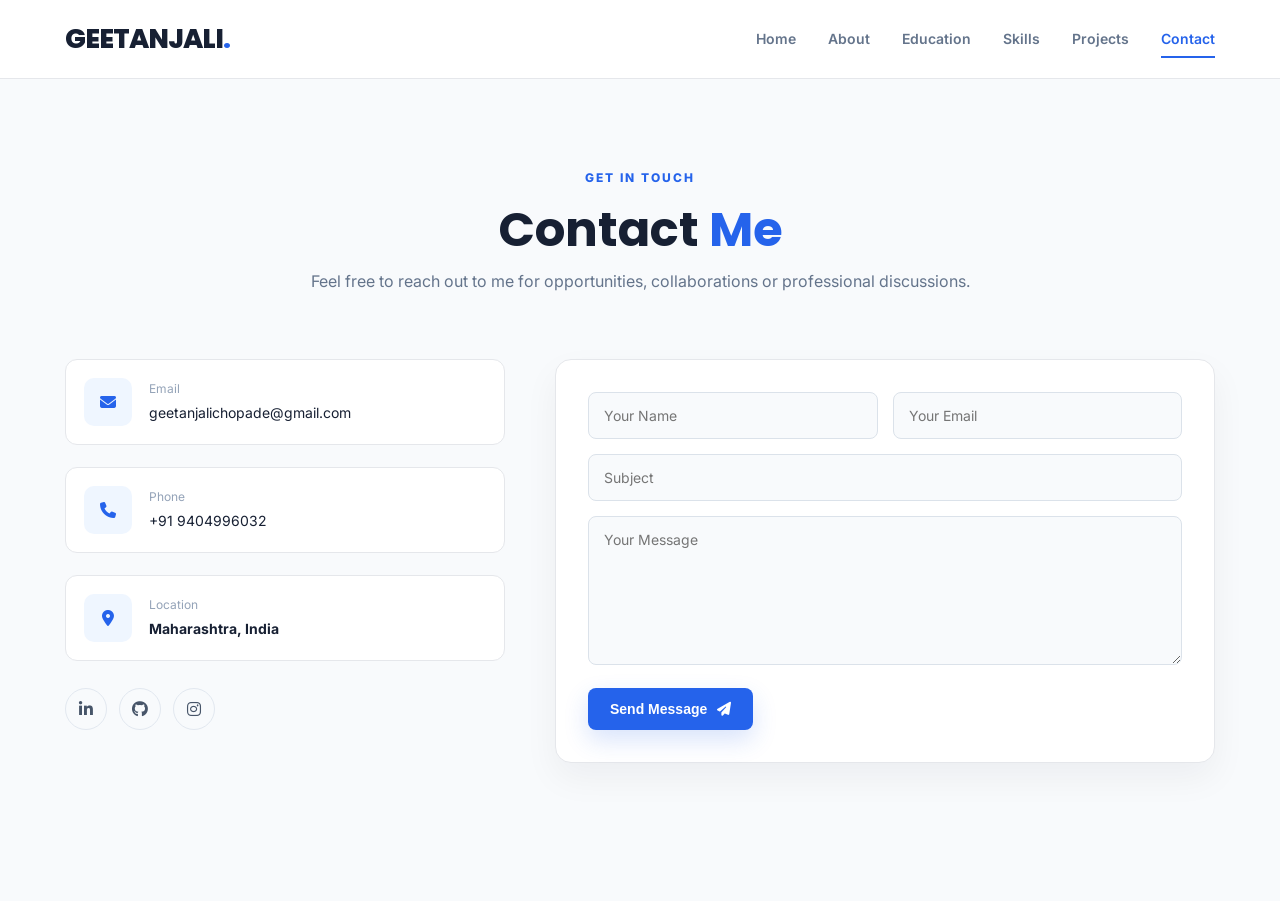
<file: contact.html>
<!DOCTYPE html>
<html lang="en">

<head>

    <meta charset="UTF-8">
    <meta name="viewport"
          content="width=device-width, initial-scale=1.0">

    <title>Contact | Geetanjali Chopade</title>

    <link rel="stylesheet" href="style.css">

    <link rel="stylesheet"
        href="https://cdnjs.cloudflare.com/ajax/libs/font-awesome/6.5.2/css/all.min.css">

</head>

<body>

<header>

<nav class="navbar">

    <a href="index.html" class="logo">
        GEETANJALI<span>.</span>
    </a>

    <div class="nav-links">

        <a href="index.html">Home</a>

        <a href="about.html">About</a>

        <a href="education.html">Education</a>

        <a href="skills.html">Skills</a>

        <a href="projects.html">Projects</a>

        <a href="contact.html" class="active">
            Contact
        </a>

    </div>

</nav>

</header>


<main>

<section class="inner-page contact-page">

    <div class="page-title">

        <span>GET IN TOUCH</span>

        <h1>Contact <strong>Me</strong></h1>

        <p>
            Feel free to reach out to me for opportunities,
            collaborations or professional discussions.
        </p>

    </div>


    <div class="contact-layout">


        <div class="contact-info">


            <div class="contact-item">

                <div class="contact-icon">
                    <i class="fa-solid fa-envelope"></i>
                </div>

                <div>
                    <span>Email</span>

                    <a href="mailto:yourmail@gmail.com">
                        geetanjalichopade@gmail.com
                    </a>
                </div>

            </div>


            <div class="contact-item">

                <div class="contact-icon">
                    <i class="fa-solid fa-phone"></i>
                </div>

                <div>
                    <span>Phone</span>

                    <a href="tel:+919999999999">
                        +91 9404996032
                    </a>
                </div>

            </div>


            <div class="contact-item">

                <div class="contact-icon">
                    <i class="fa-solid fa-location-dot"></i>
                </div>

                <div>
                    <span>Location</span>

                    <strong>
                        Maharashtra, India
                    </strong>
                </div>

            </div>


            <div class="contact-social">

                <a href="#">
                    <i class="fa-brands fa-linkedin-in"></i>
                </a>

                <a href="#">
                    <i class="fa-brands fa-github"></i>
                </a>

                <a href="#">
                    <i class="fa-brands fa-instagram"></i>
                </a>

            </div>

        </div>


        <div class="contact-form">

            <form>

                <div class="form-row">

                    <input
                        type="text"
                        placeholder="Your Name"
                        required>

                    <input
                        type="email"
                        placeholder="Your Email"
                        required>

                </div>


                <input
                    type="text"
                    placeholder="Subject"
                    required>


                <textarea
                    rows="7"
                    placeholder="Your Message"
                    required></textarea>


                <button type="submit" class="btn primary-btn">

                    Send Message

                    <i class="fa-solid fa-paper-plane"></i>

                </button>

            </form>

        </div>


    </div>

</section>

</main>

</body>
</html>
</file>
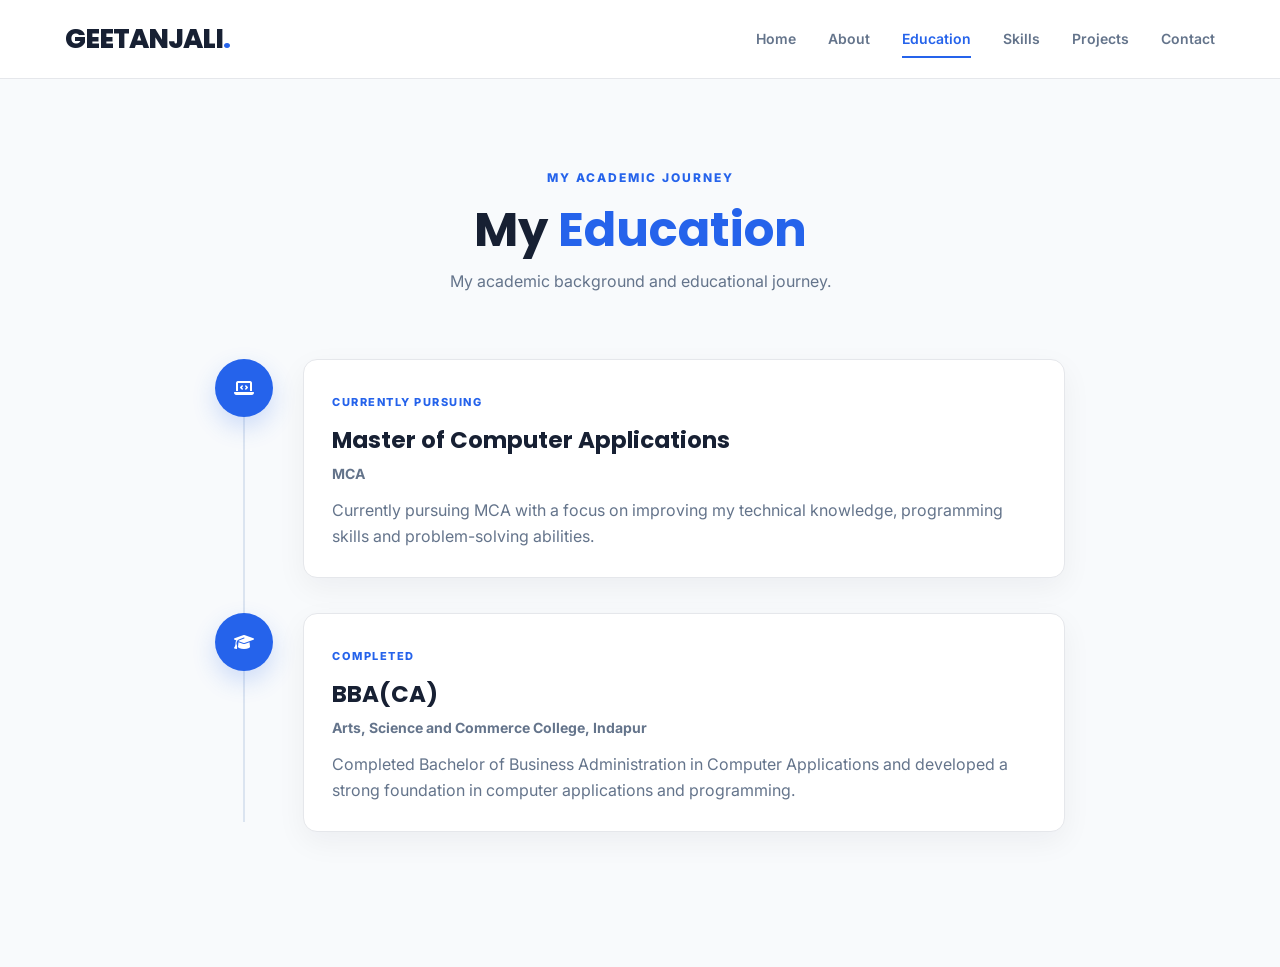
<file: education.html>
<!DOCTYPE html>
<html lang="en">

<head>

    <meta charset="UTF-8">
    <meta name="viewport" content="width=device-width, initial-scale=1.0">

    <title>Education | Geetanjali Chopade</title>

    <link rel="stylesheet" href="style.css">

    <link rel="stylesheet"
        href="https://cdnjs.cloudflare.com/ajax/libs/font-awesome/6.5.2/css/all.min.css">

</head>

<body>

<header>

<nav class="navbar">

    <a href="index.html" class="logo">
        GEETANJALI<span>.</span>
    </a>

    <div class="nav-links">

        <a href="index.html">Home</a>

        <a href="about.html">About</a>

        <a href="education.html" class="active">
            Education
        </a>

        <a href="skills.html">
            Skills
        </a>

        <a href="projects.html">
            Projects
        </a>

        <a href="contact.html">
            Contact
        </a>

    </div>

</nav>

</header>


<main>

<section class="inner-page">

    <div class="page-title">

        <span>MY ACADEMIC JOURNEY</span>

        <h1>My <strong>Education</strong></h1>

        <p>
            My academic background and educational journey.
        </p>

    </div>


    <div class="timeline">


        <div class="timeline-item">

            <div class="timeline-icon">
                <i class="fa-solid fa-laptop-code"></i>
            </div>

            <div class="timeline-card">

                <span class="year">
                    CURRENTLY PURSUING
                </span>

                <h2>
                    Master of Computer Applications
                </h2>

                <h3>
                    MCA
                </h3>

                <p>
                    Currently pursuing MCA with a focus on
                    improving my technical knowledge, programming
                    skills and problem-solving abilities.
                </p>

            </div>

        </div>


        <div class="timeline-item">

            <div class="timeline-icon">
                <i class="fa-solid fa-graduation-cap"></i>
            </div>

            <div class="timeline-card">

                <span class="year">
                    COMPLETED
                </span>

                <h2>
                    BBA(CA)
                </h2>

                <h3>
                    Arts, Science and Commerce College, Indapur
                </h3>

                <p>
                    Completed Bachelor of Business Administration
                    in Computer Applications and developed a strong
                    foundation in computer applications and programming.
                </p>

            </div>

        </div>


    </div>

</section>

</main>

</body>
</html>
</file>
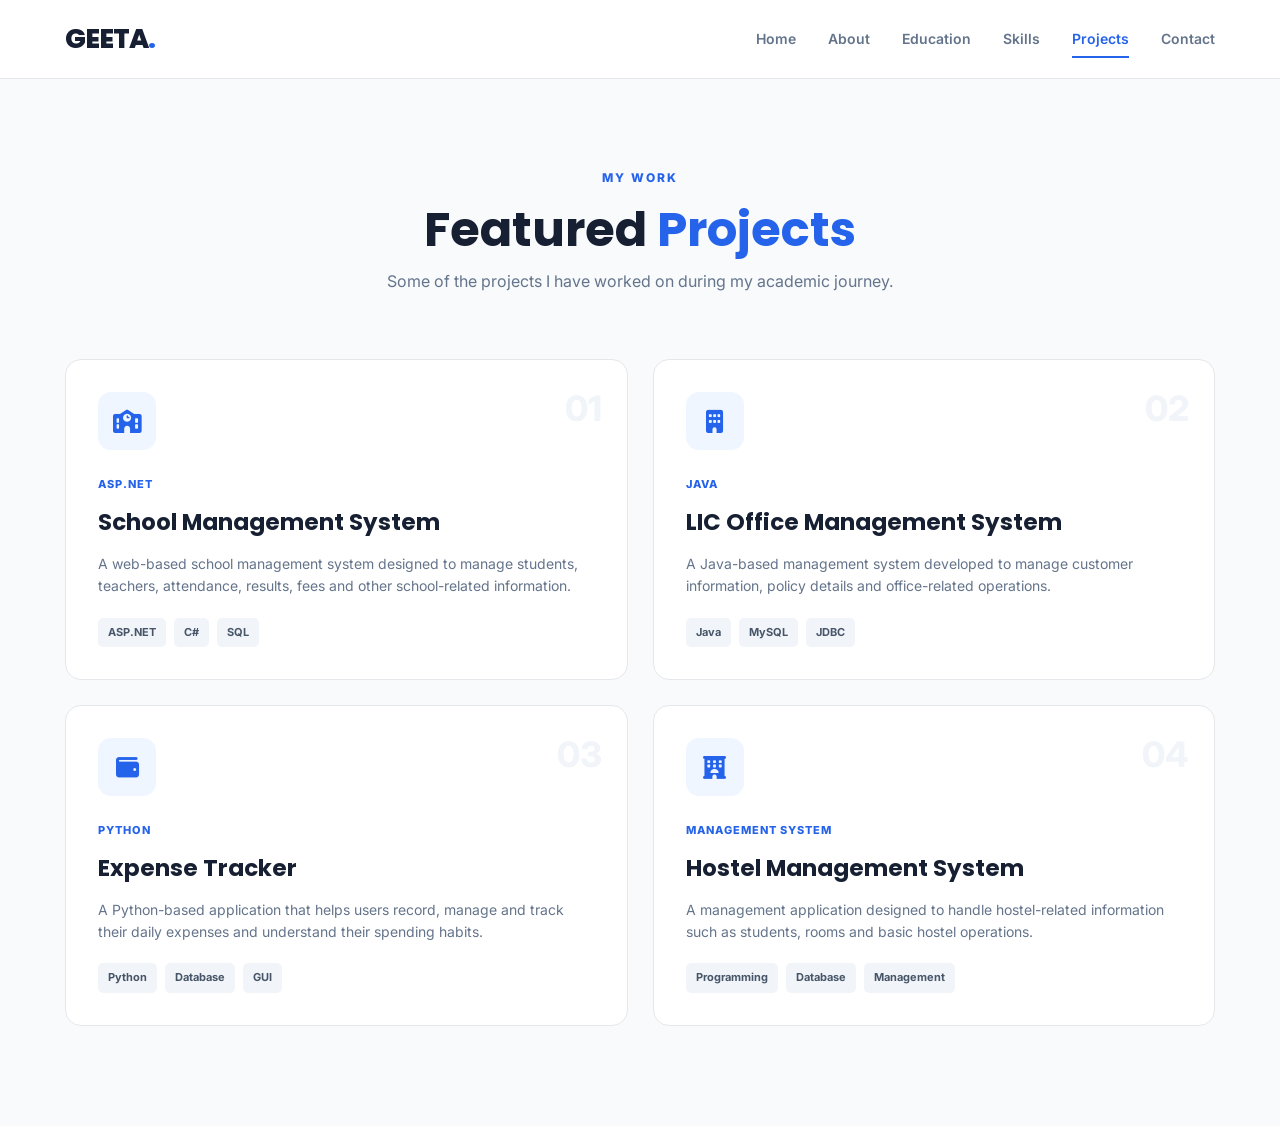
<file: projects.html>
<!DOCTYPE html>
<html lang="en">

<head>

    <meta charset="UTF-8">
    <meta name="viewport"
          content="width=device-width, initial-scale=1.0">

    <title>Projects | Geeta Choapde</title>

    <link rel="stylesheet" href="style.css">

    <link rel="stylesheet"
        href="https://cdnjs.cloudflare.com/ajax/libs/font-awesome/6.5.2/css/all.min.css">

</head>

<body>

<header>

<nav class="navbar">

    <a href="index.html" class="logo">
        GEETA<span>.</span>
    </a>

    <div class="nav-links">

        <a href="index.html">Home</a>

        <a href="about.html">About</a>

        <a href="education.html">Education</a>

        <a href="skills.html">Skills</a>

        <a href="projects.html" class="active">
            Projects
        </a>

        <a href="contact.html">Contact</a>

    </div>

</nav>

</header>


<main>

<section class="inner-page">

    <div class="page-title">

        <span>MY WORK</span>

        <h1>Featured <strong>Projects</strong></h1>

        <p>
            Some of the projects I have worked on during
            my academic journey.
        </p>

    </div>


    <div class="projects-grid">


        <div class="project-card">

            <div class="project-number">
                01
            </div>

            <div class="project-icon">
                <i class="fa-solid fa-school"></i>
            </div>

            <span class="project-tech">
                ASP.NET
            </span>

            <h2>
                School Management System
            </h2>

            <p>
                A web-based school management system designed
                to manage students, teachers, attendance, results,
                fees and other school-related information.
            </p>

            <div class="project-tags">

                <span>ASP.NET</span>
                <span>C#</span>
                <span>SQL</span>

            </div>

        </div>


        <div class="project-card">

            <div class="project-number">
                02
            </div>

            <div class="project-icon">
                <i class="fa-solid fa-building"></i>
            </div>

            <span class="project-tech">
                JAVA
            </span>

            <h2>
                LIC Office Management System
            </h2>

            <p>
                A Java-based management system developed to
                manage customer information, policy details
                and office-related operations.
            </p>

            <div class="project-tags">

                <span>Java</span>
                <span>MySQL</span>
                <span>JDBC</span>

            </div>

        </div>


        <div class="project-card">

            <div class="project-number">
                03
            </div>

            <div class="project-icon">
                <i class="fa-solid fa-wallet"></i>
            </div>

            <span class="project-tech">
                PYTHON
            </span>

            <h2>
                Expense Tracker
            </h2>

            <p>
                A Python-based application that helps users
                record, manage and track their daily expenses
                and understand their spending habits.
            </p>

            <div class="project-tags">

                <span>Python</span>
                <span>Database</span>
                <span>GUI</span>

            </div>

        </div>


        <div class="project-card">

            <div class="project-number">
                04
            </div>

            <div class="project-icon">
                <i class="fa-solid fa-hotel"></i>
            </div>

            <span class="project-tech">
                MANAGEMENT SYSTEM
            </span>

            <h2>
                Hostel Management System
            </h2>

            <p>
                A management application designed to handle
                hostel-related information such as students,
                rooms and basic hostel operations.
            </p>

            <div class="project-tags">

                <span>Programming</span>
                <span>Database</span>
                <span>Management</span>

            </div>

        </div>


    </div>

</section>

</main>

</body>
</html>
</file>
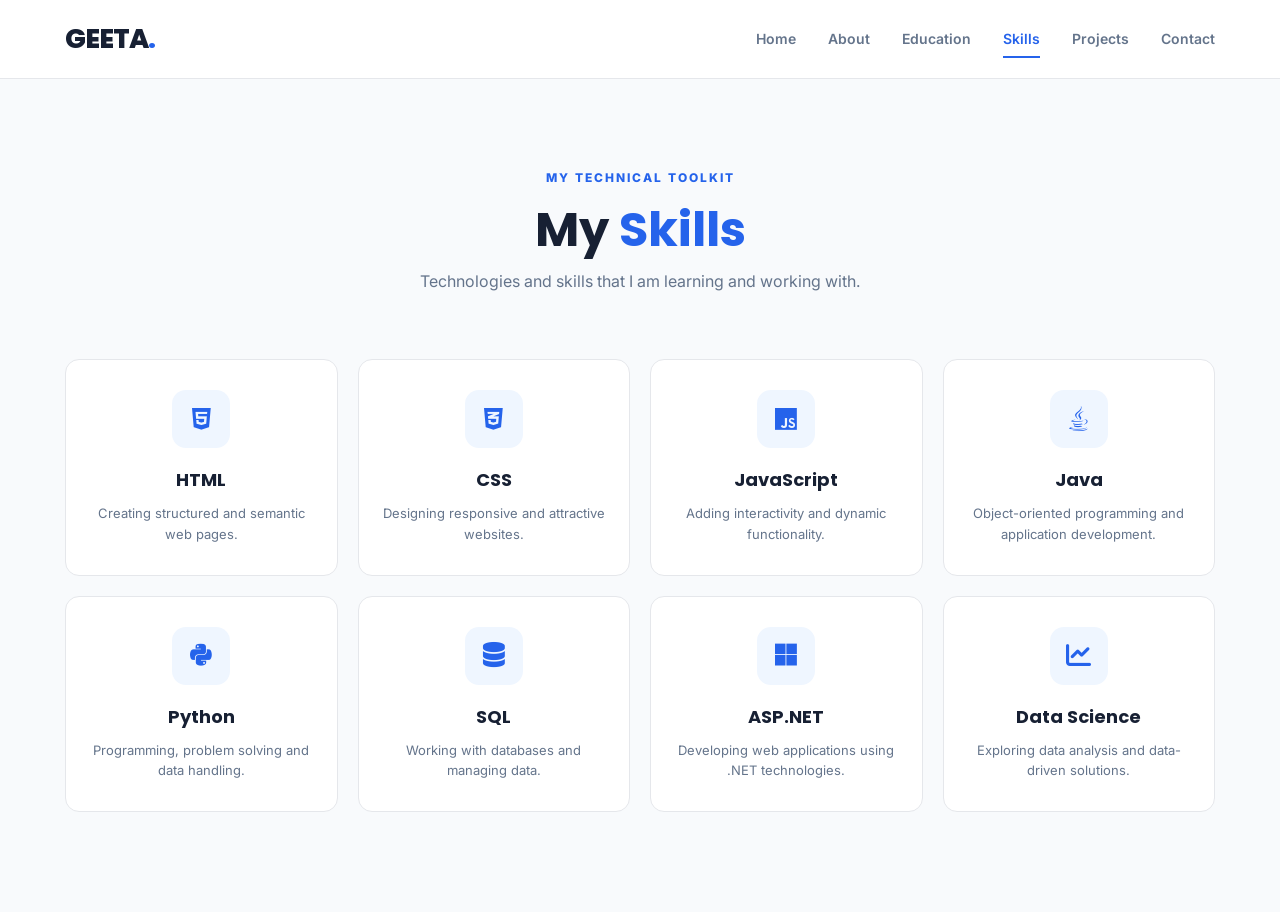
<file: skills.html>
<!DOCTYPE html>
<html lang="en">

<head>

    <meta charset="UTF-8">
    <meta name="viewport"
          content="width=device-width, initial-scale=1.0">

    <title>Skills | Geeta Choapde</title>

    <link rel="stylesheet" href="style.css">

    <link rel="stylesheet"
        href="https://cdnjs.cloudflare.com/ajax/libs/font-awesome/6.5.2/css/all.min.css">

</head>

<body>

<header>

<nav class="navbar">

    <a href="index.html" class="logo">
        GEETA<span>.</span>
    </a>

    <div class="nav-links">

        <a href="index.html">Home</a>

        <a href="about.html">About</a>

        <a href="education.html">Education</a>

        <a href="skills.html" class="active">
            Skills
        </a>

        <a href="projects.html">
            Projects
        </a>

        <a href="contact.html">
            Contact
        </a>

    </div>

</nav>

</header>


<main>

<section class="inner-page">

    <div class="page-title">

        <span>MY TECHNICAL TOOLKIT</span>

        <h1>My <strong>Skills</strong></h1>

        <p>
            Technologies and skills that I am learning
            and working with.
        </p>

    </div>


    <div class="skills-grid">


        <div class="skill-card">

            <div class="skill-icon">
                <i class="fa-brands fa-html5"></i>
            </div>

            <h2>HTML</h2>

            <p>
                Creating structured and semantic web pages.
            </p>

        </div>


        <div class="skill-card">

            <div class="skill-icon">
                <i class="fa-brands fa-css3-alt"></i>
            </div>

            <h2>CSS</h2>

            <p>
                Designing responsive and attractive websites.
            </p>

        </div>


        <div class="skill-card">

            <div class="skill-icon">
                <i class="fa-brands fa-js"></i>
            </div>

            <h2>JavaScript</h2>

            <p>
                Adding interactivity and dynamic functionality.
            </p>

        </div>


        <div class="skill-card">

            <div class="skill-icon">
                <i class="fa-brands fa-java"></i>
            </div>

            <h2>Java</h2>

            <p>
                Object-oriented programming and application development.
            </p>

        </div>


        <div class="skill-card">

            <div class="skill-icon">
                <i class="fa-brands fa-python"></i>
            </div>

            <h2>Python</h2>

            <p>
                Programming, problem solving and data handling.
            </p>

        </div>


        <div class="skill-card">

            <div class="skill-icon">
                <i class="fa-solid fa-database"></i>
            </div>

            <h2>SQL</h2>

            <p>
                Working with databases and managing data.
            </p>

        </div>


        <div class="skill-card">

            <div class="skill-icon">
                <i class="fa-brands fa-microsoft"></i>
            </div>

            <h2>ASP.NET</h2>

            <p>
                Developing web applications using .NET technologies.
            </p>

        </div>


        <div class="skill-card">

            <div class="skill-icon">
                <i class="fa-solid fa-chart-line"></i>
            </div>

            <h2>Data Science</h2>

            <p>
                Exploring data analysis and data-driven solutions.
            </p>

        </div>


    </div>

</section>

</main>

</body>
</html>
</file>
<file: style.css>
/* =========================================================
   GEETA CHOAPDE - PROFESSIONAL MCA PORTFOLIO
   ========================================================= */

@import url('https://fonts.googleapis.com/css2?family=Inter:wght@400;500;600;700;800&family=Poppins:wght@500;600;700;800&display=swap');


/* ================= GLOBAL ================= */

* {
    margin: 0;
    padding: 0;
    box-sizing: border-box;
}

html {
    scroll-behavior: smooth;
}

body {
    font-family: 'Inter', sans-serif;
    background: #f8fafc;
    color: #172033;
    line-height: 1.6;
}

a {
    text-decoration: none;
    color: inherit;
}

img {
    max-width: 100%;
    display: block;
}


/* ================= NAVBAR ================= */

header {
    width: 100%;
    background: rgba(255, 255, 255, 0.96);
    border-bottom: 1px solid #e5e7eb;
    position: sticky;
    top: 0;
    z-index: 1000;
}

.navbar {
    max-width: 1200px;
    height: 78px;
    margin: auto;
    padding: 0 25px;

    display: flex;
    align-items: center;
    justify-content: space-between;
}

.logo {
    font-family: 'Poppins', sans-serif;
    font-size: 27px;
    font-weight: 800;
    letter-spacing: -1px;
}

.logo span {
    color: #2563eb;
}

.nav-links {
    display: flex;
    align-items: center;
    gap: 32px;
}

.nav-links a {
    position: relative;

    font-size: 14px;
    font-weight: 600;

    color: #64748b;

    padding: 8px 0;

    transition: 0.3s;
}

.nav-links a:hover,
.nav-links a.active {
    color: #2563eb;
}

.nav-links a.active::after {
    content: "";

    position: absolute;

    left: 0;
    bottom: 0;

    width: 100%;
    height: 2px;

    background: #2563eb;
}


/* ================= HOME ================= */

.hero {
    max-width: 1200px;
    min-height: calc(100vh - 78px);

    margin: auto;
    padding: 70px 25px;

    display: grid;
    grid-template-columns: 1.15fr 0.85fr;

    align-items: center;

    gap: 60px;
}

.small-heading {
    color: #2563eb;

    font-size: 13px;
    font-weight: 700;

    letter-spacing: 1.5px;
}

.hero h1 {
    font-family: 'Poppins', sans-serif;

    font-size: clamp(42px, 5vw, 70px);

    line-height: 1.08;

    margin: 18px 0;

    letter-spacing: -2px;
}

.hero h1 span {
    color: #2563eb;
}

.hero-content > p {
    max-width: 620px;

    font-size: 17px;

    color: #64748b;

    margin-bottom: 30px;
}

.hero-buttons {
    display: flex;
    gap: 15px;

    flex-wrap: wrap;
}

.btn {
    display: inline-flex;

    align-items: center;
    justify-content: center;

    gap: 10px;

    padding: 13px 22px;

    border-radius: 8px;

    font-size: 14px;
    font-weight: 700;

    transition: 0.3s;
}

.primary-btn {
    background: #2563eb;
    color: white;

    box-shadow: 0 10px 25px rgba(37, 99, 235, 0.18);
}

.primary-btn:hover {
    background: #1d4ed8;
    transform: translateY(-2px);
}

.secondary-btn {
    background: white;

    color: #172033;

    border: 1px solid #dbe2ea;
}

.secondary-btn:hover {
    border-color: #2563eb;
    color: #2563eb;
}

.social-links {
    display: flex;
    gap: 12px;

    margin-top: 30px;
}

.social-links a {
    width: 42px;
    height: 42px;

    border: 1px solid #e2e8f0;

    border-radius: 50%;

    display: flex;
    align-items: center;
    justify-content: center;

    color: #475569;

    transition: 0.3s;
}

.social-links a:hover {
    background: #2563eb;
    color: white;
    border-color: #2563eb;

    transform: translateY(-3px);
}


/* ================= HERO IMAGE ================= */

.hero-image {
    position: relative;

    display: flex;
    justify-content: center;
    align-items: center;
}

.image-circle {
    width: 380px;
    height: 380px;

    border-radius: 50%;

    padding: 10px;

    background: linear-gradient(
        135deg,
        #2563eb,
        #60a5fa
    );

    box-shadow:
        0 30px 60px rgba(37, 99, 235, 0.18);
}

.image-circle img {
    width: 100%;
    height: 100%;

    object-fit: cover;

    border-radius: 50%;

    border: 7px solid white;
}

.floating-card {
    position: absolute;

    bottom: 25px;
    left: 5px;

    display: flex;
    align-items: center;
    gap: 12px;

    background: white;

    padding: 15px 20px;

    border-radius: 12px;

    box-shadow: 0 15px 35px rgba(15, 23, 42, 0.12);
}

.floating-card > i {
    color: #2563eb;
    font-size: 23px;
}

.floating-card strong {
    display: block;
    font-size: 13px;
}

.floating-card small {
    color: #64748b;
}


/* ================= INNER PAGES ================= */

.inner-page {
    max-width: 1200px;

    margin: auto;

    padding: 85px 25px 100px;

    min-height: calc(100vh - 78px);
}

.page-title {
    text-align: center;

    max-width: 720px;

    margin: 0 auto 65px;
}

.page-title span {
    color: #2563eb;

    font-size: 12px;

    font-weight: 800;

    letter-spacing: 2px;
}

.page-title h1 {
    font-family: 'Poppins', sans-serif;

    font-size: 48px;

    line-height: 1.15;

    margin: 12px 0;

    color: #172033;
}

.page-title h1 strong {
    color: #2563eb;
}

.page-title p {
    color: #64748b;

    font-size: 16px;
}


/* ================= ABOUT ================= */

.about-layout {
    display: grid;

    grid-template-columns: 0.75fr 1.25fr;

    gap: 70px;

    align-items: center;
}

.about-image {
    background: white;

    padding: 12px;

    border-radius: 18px;

    box-shadow: 0 20px 50px rgba(15, 23, 42, 0.08);
}

.about-image img {
    width: 100%;

    height: 480px;

    object-fit: cover;

    border-radius: 12px;
}

.about-content h2 {
    font-family: 'Poppins', sans-serif;

    font-size: 31px;

    margin-bottom: 20px;
}

.about-content p {
    color: #64748b;

    margin-bottom: 15px;
}

.about-info {
    display: grid;

    grid-template-columns: 1fr 1fr;

    gap: 15px;

    margin: 28px 0;
}

.about-info div {
    background: white;

    border: 1px solid #e5e7eb;

    border-radius: 10px;

    padding: 15px;
}

.about-info span {
    display: block;

    color: #94a3b8;

    font-size: 12px;

    margin-bottom: 3px;
}

.about-info strong {
    font-size: 14px;
}


/* ================= EDUCATION ================= */

.timeline {
    max-width: 850px;

    margin: auto;

    position: relative;
}

.timeline::before {
    content: "";

    position: absolute;

    left: 28px;
    top: 10px;
    bottom: 10px;

    width: 2px;

    background: #dbe4f0;
}

.timeline-item {
    display: flex;

    gap: 30px;

    position: relative;

    margin-bottom: 35px;
}

.timeline-icon {
    min-width: 58px;
    height: 58px;

    border-radius: 50%;

    background: #2563eb;

    color: white;

    display: flex;
    align-items: center;
    justify-content: center;

    position: relative;

    z-index: 2;

    box-shadow: 0 10px 25px rgba(37, 99, 235, 0.2);
}

.timeline-card {
    flex: 1;

    background: white;

    padding: 28px;

    border: 1px solid #e5e7eb;

    border-radius: 14px;

    box-shadow: 0 10px 30px rgba(15, 23, 42, 0.05);
}

.timeline-card .year {
    color: #2563eb;

    font-size: 11px;

    font-weight: 800;

    letter-spacing: 1.5px;
}

.timeline-card h2 {
    font-family: 'Poppins', sans-serif;

    margin: 8px 0 4px;

    font-size: 23px;
}

.timeline-card h3 {
    color: #64748b;

    font-size: 14px;

    margin-bottom: 13px;
}

.timeline-card p {
    color: #64748b;
}


/* ================= SKILLS ================= */

.skills-grid {
    display: grid;

    grid-template-columns: repeat(4, 1fr);

    gap: 20px;
}

.skill-card {
    background: white;

    border: 1px solid #e5e7eb;

    padding: 30px 22px;

    border-radius: 14px;

    transition: 0.3s;

    text-align: center;
}

.skill-card:hover {
    transform: translateY(-7px);

    border-color: #bfdbfe;

    box-shadow: 0 18px 40px rgba(15, 23, 42, 0.08);
}

.skill-icon {
    width: 58px;
    height: 58px;

    margin: auto auto 18px;

    border-radius: 14px;

    background: #eff6ff;

    color: #2563eb;

    display: flex;
    align-items: center;
    justify-content: center;

    font-size: 25px;
}

.skill-card h2 {
    font-family: 'Poppins', sans-serif;

    font-size: 18px;

    margin-bottom: 8px;
}

.skill-card p {
    font-size: 13px;

    color: #64748b;
}


/* ================= PROJECTS ================= */

.projects-grid {
    display: grid;

    grid-template-columns: repeat(2, 1fr);

    gap: 25px;
}

.project-card {
    position: relative;

    background: white;

    border: 1px solid #e5e7eb;

    border-radius: 16px;

    padding: 32px;

    transition: 0.3s;

    overflow: hidden;
}

.project-card:hover {
    transform: translateY(-7px);

    box-shadow: 0 20px 45px rgba(15, 23, 42, 0.08);

    border-color: #bfdbfe;
}

.project-number {
    position: absolute;

    right: 25px;
    top: 20px;

    font-size: 35px;

    font-weight: 800;

    color: #f1f5f9;
}

.project-icon {
    width: 58px;
    height: 58px;

    border-radius: 13px;

    background: #eff6ff;

    color: #2563eb;

    display: flex;
    align-items: center;
    justify-content: center;

    font-size: 23px;

    margin-bottom: 20px;
}

.project-tech {
    color: #2563eb;

    font-size: 11px;

    font-weight: 800;

    letter-spacing: 1px;
}

.project-card h2 {
    font-family: 'Poppins', sans-serif;

    font-size: 23px;

    margin: 8px 0 12px;
}

.project-card p {
    color: #64748b;

    font-size: 14px;

    margin-bottom: 20px;
}

.project-tags {
    display: flex;

    flex-wrap: wrap;

    gap: 8px;
}

.project-tags span {
    padding: 6px 10px;

    background: #f1f5f9;

    border-radius: 5px;

    color: #475569;

    font-size: 11px;

    font-weight: 700;
}


/* ================= CONTACT ================= */

.contact-layout {
    display: grid;

    grid-template-columns: 0.8fr 1.2fr;

    gap: 50px;

    align-items: start;
}

.contact-info {
    display: flex;

    flex-direction: column;

    gap: 22px;
}

.contact-item {
    display: flex;

    gap: 17px;

    align-items: center;

    background: white;

    border: 1px solid #e5e7eb;

    border-radius: 12px;

    padding: 18px;
}

.contact-icon {
    width: 48px;
    height: 48px;

    min-width: 48px;

    border-radius: 10px;

    background: #eff6ff;

    color: #2563eb;

    display: flex;
    align-items: center;
    justify-content: center;
}

.contact-item span {
    display: block;

    color: #94a3b8;

    font-size: 12px;

    margin-bottom: 2px;
}

.contact-item a,
.contact-item strong {
    font-size: 14px;

    color: #172033;
}

.contact-social {
    display: flex;

    gap: 12px;

    margin-top: 5px;
}

.contact-social a {
    width: 42px;
    height: 42px;

    border-radius: 50%;

    border: 1px solid #e2e8f0;

    display: flex;
    align-items: center;
    justify-content: center;

    color: #475569;

    transition: 0.3s;
}

.contact-social a:hover {
    background: #2563eb;

    color: white;

    border-color: #2563eb;
}

.contact-form {
    background: white;

    padding: 32px;

    border: 1px solid #e5e7eb;

    border-radius: 16px;

    box-shadow: 0 15px 35px rgba(15, 23, 42, 0.05);
}

.form-row {
    display: grid;

    grid-template-columns: 1fr 1fr;

    gap: 15px;
}

.contact-form input,
.contact-form textarea {
    width: 100%;

    border: 1px solid #dbe2ea;

    outline: none;

    padding: 14px 15px;

    border-radius: 8px;

    font-family: inherit;

    font-size: 14px;

    color: #172033;

    margin-bottom: 15px;

    background: #f8fafc;

    transition: 0.3s;
}

.contact-form input:focus,
.contact-form textarea:focus {
    background: white;

    border-color: #2563eb;

    box-shadow: 0 0 0 3px rgba(37, 99, 235, 0.08);
}

.contact-form textarea {
    resize: vertical;
}

.contact-form button {
    border: none;

    cursor: pointer;
}


/* ================= RESPONSIVE ================= */

@media (max-width: 1000px) {

    .nav-links {
        gap: 18px;
    }

    .hero {
        grid-template-columns: 1fr;

        text-align: center;
    }

    .hero-content > p {
        margin-left: auto;
        margin-right: auto;
    }

    .hero-buttons,
    .social-links {
        justify-content: center;
    }

    .hero-image {
        order: -1;
    }

    .skills-grid {
        grid-template-columns: repeat(2, 1fr);
    }

    .about-layout {
        grid-template-columns: 1fr;
    }

    .about-image {
        max-width: 400px;

        margin: auto;
    }

    .contact-layout {
        grid-template-columns: 1fr;
    }
}


@media (max-width: 700px) {

    .navbar {
        height: auto;

        padding-top: 18px;
        padding-bottom: 18px;

        flex-direction: column;

        gap: 15px;
    }

    .nav-links {
        width: 100%;

        justify-content: center;

        flex-wrap: wrap;

        gap: 12px 20px;
    }

    .nav-links a {
        font-size: 12px;
    }

    .hero {
        padding-top: 45px;
    }

    .hero h1 {
        font-size: 42px;
    }

    .image-circle {
        width: 280px;
        height: 280px;
    }

    .floating-card {
        bottom: 5px;
        left: 0;
    }

    .page-title h1 {
        font-size: 38px;
    }

    .skills-grid {
        grid-template-columns: 1fr;
    }

    .projects-grid {
        grid-template-columns: 1fr;
    }

    .about-info {
        grid-template-columns: 1fr;
    }

    .timeline-item {
        gap: 15px;
    }

    .timeline-icon {
        min-width: 45px;
        height: 45px;
    }

    .timeline::before {
        left: 21px;
    }

    .timeline-card {
        padding: 20px;
    }

    .form-row {
        grid-template-columns: 1fr;
        gap: 0;
    }

    .contact-form {
        padding: 22px;
    }
}


@media (max-width: 450px) {

    .inner-page {
        padding-left: 17px;
        padding-right: 17px;
    }

    .hero {
        padding-left: 17px;
        padding-right: 17px;
    }

    .hero h1 {
        font-size: 35px;
    }

    .small-heading {
        font-size: 10px;
    }

    .page-title h1 {
        font-size: 32px;
    }

    .image-circle {
        width: 240px;
        height: 240px;
    }

    .floating-card {
        padding: 10px 12px;
    }

}

/* =========================================================
   MOBILE VIEW ONLY
   DESKTOP VIEW WILL REMAIN SAME
   ========================================================= */

@media (max-width: 768px) {

    /* ---------- HEADER ---------- */

    header {
        position: sticky;
        top: 0;
    }

    .navbar {
        height: auto;
        min-height: 70px;
        padding: 14px 18px;

        flex-direction: column;
        gap: 12px;
    }

    .logo {
        font-size: 24px;
    }

    .nav-links {
        width: 100%;

        display: flex;
        justify-content: center;
        align-items: center;

        flex-wrap: wrap;

        gap: 8px 18px;
    }

    .nav-links a {
        font-size: 12px;
        padding: 5px 0;
    }


    /* ---------- HOME ---------- */

    .hero {
        width: 100%;

        min-height: auto;

        padding: 45px 18px 60px;

        display: flex;
        flex-direction: column;

        text-align: center;

        gap: 35px;
    }

    .hero-image {
        width: 100%;
        order: -1;
    }

    .image-circle {
        width: 270px;
        height: 270px;

        padding: 8px;
    }

    .image-circle img {
        border-width: 5px;
    }

    .floating-card {
        bottom: 0;
        left: 50%;

        transform: translateX(-50%);

        white-space: nowrap;
    }

    .hero-content {
        width: 100%;
    }

    .small-heading {
        font-size: 11px;
        letter-spacing: 1.2px;
    }

    .hero h1 {
        font-size: 42px;

        line-height: 1.12;

        letter-spacing: -1px;

        margin: 14px 0;
    }

    .hero-content > p {
        font-size: 15px;

        line-height: 1.7;

        margin-left: auto;
        margin-right: auto;

        max-width: 600px;
    }

    .hero-buttons {
        justify-content: center;

        width: 100%;
    }

    .btn {
        padding: 12px 18px;

        font-size: 13px;
    }

    .social-links {
        justify-content: center;

        margin-top: 25px;
    }


    /* ---------- INNER PAGES ---------- */

    .inner-page {
        width: 100%;

        padding: 60px 18px 70px;

        min-height: auto;
    }

    .page-title {
        margin-bottom: 40px;
    }

    .page-title span {
        font-size: 10px;

        letter-spacing: 1.5px;
    }

    .page-title h1 {
        font-size: 36px;

        margin: 10px 0;
    }

    .page-title p {
        font-size: 14px;

        line-height: 1.7;
    }


    /* ---------- ABOUT ---------- */

    .about-layout {
        display: flex;
        flex-direction: column;

        gap: 35px;
    }

    .about-image {
        width: 100%;
        max-width: 330px;

        margin: auto;

        padding: 8px;
    }

    .about-image img {
        height: 360px;
    }

    .about-content {
        width: 100%;
    }

    .about-content h2 {
        font-size: 27px;

        margin-bottom: 15px;
    }

    .about-content p {
        font-size: 14px;
    }

    .about-info {
        grid-template-columns: 1fr;

        gap: 10px;

        margin: 22px 0;
    }


    /* ---------- EDUCATION ---------- */

    .timeline {
        width: 100%;
    }

    .timeline-item {
        gap: 12px;

        margin-bottom: 25px;
    }

    .timeline-icon {
        min-width: 42px;
        width: 42px;
        height: 42px;

        font-size: 14px;
    }

    .timeline::before {
        left: 20px;
    }

    .timeline-card {
        padding: 18px;

        border-radius: 12px;
    }

    .timeline-card h2 {
        font-size: 19px;
    }

    .timeline-card h3 {
        font-size: 12px;
    }

    .timeline-card p {
        font-size: 13px;
    }


    /* ---------- SKILLS ---------- */

    .skills-grid {
        display: grid;

        grid-template-columns: 1fr 1fr;

        gap: 12px;
    }

    .skill-card {
        padding: 22px 12px;

        border-radius: 12px;
    }

    .skill-icon {
        width: 48px;
        height: 48px;

        font-size: 20px;

        margin-bottom: 12px;
    }

    .skill-card h2 {
        font-size: 15px;
    }

    .skill-card p {
        font-size: 11px;
    }


    /* ---------- PROJECTS ---------- */

    .projects-grid {
        display: grid;

        grid-template-columns: 1fr;

        gap: 18px;
    }

    .project-card {
        padding: 24px 20px;

        border-radius: 13px;
    }

    .project-number {
        right: 18px;
        top: 15px;

        font-size: 28px;
    }

    .project-icon {
        width: 50px;
        height: 50px;

        font-size: 20px;

        margin-bottom: 15px;
    }

    .project-card h2 {
        font-size: 20px;
    }

    .project-card p {
        font-size: 13px;

        line-height: 1.7;
    }


    /* ---------- CONTACT ---------- */

    .contact-layout {
        display: flex;
        flex-direction: column;

        gap: 25px;
    }

    .contact-info {
        width: 100%;

        gap: 12px;
    }

    .contact-item {
        padding: 14px;

        gap: 12px;
    }

    .contact-icon {
        width: 42px;
        height: 42px;

        min-width: 42px;
    }

    .contact-item span {
        font-size: 10px;
    }

    .contact-item a,
    .contact-item strong {
        font-size: 12px;

        word-break: break-word;
    }

    .contact-form {
        width: 100%;

        padding: 20px;

        border-radius: 13px;
    }

    .form-row {
        grid-template-columns: 1fr;

        gap: 0;
    }

    .contact-form input,
    .contact-form textarea {
        font-size: 13px;

        padding: 12px;
    }


    /* ---------- CONTACT SOCIAL ---------- */

    .contact-social {
        justify-content: flex-start;
    }
}


/* =========================================================
   SMALL PHONES
   ========================================================= */

@media (max-width: 480px) {

    .navbar {
        padding-left: 14px;
        padding-right: 14px;
    }

    .logo {
        font-size: 22px;
    }

    .nav-links {
        gap: 7px 14px;
    }

    .nav-links a {
        font-size: 11px;
    }


    .hero {
        padding: 35px 15px 55px;
    }

    .image-circle {
        width: 235px;
        height: 235px;
    }

    .floating-card {
        padding: 10px 12px;

        gap: 8px;

        font-size: 11px;
    }

    .floating-card > i {
        font-size: 18px;
    }

    .floating-card strong {
        font-size: 11px;
    }

    .floating-card small {
        font-size: 9px;
    }

    .hero h1 {
        font-size: 34px;
    }

    .hero-content > p {
        font-size: 14px;
    }

    .hero-buttons {
        flex-direction: column;

        align-items: center;
    }

    .btn {
        width: 100%;
        max-width: 250px;
    }


    .inner-page {
        padding-left: 15px;
        padding-right: 15px;
    }

    .page-title h1 {
        font-size: 31px;
    }


    .skills-grid {
        grid-template-columns: 1fr 1fr;

        gap: 10px;
    }

    .skill-card {
        padding: 18px 8px;
    }

    .skill-card h2 {
        font-size: 14px;
    }

    .skill-card p {
        font-size: 10px;
    }


    .timeline-item {
        gap: 10px;
    }

    .timeline-icon {
        min-width: 38px;
        width: 38px;
        height: 38px;
    }

    .timeline::before {
        left: 18px;
    }

    .timeline-card {
        padding: 15px;
    }

    .timeline-card h2 {
        font-size: 17px;
    }


    .project-card {
        padding: 21px 17px;
    }


    .contact-form {
        padding: 17px;
    }
}
</file>
